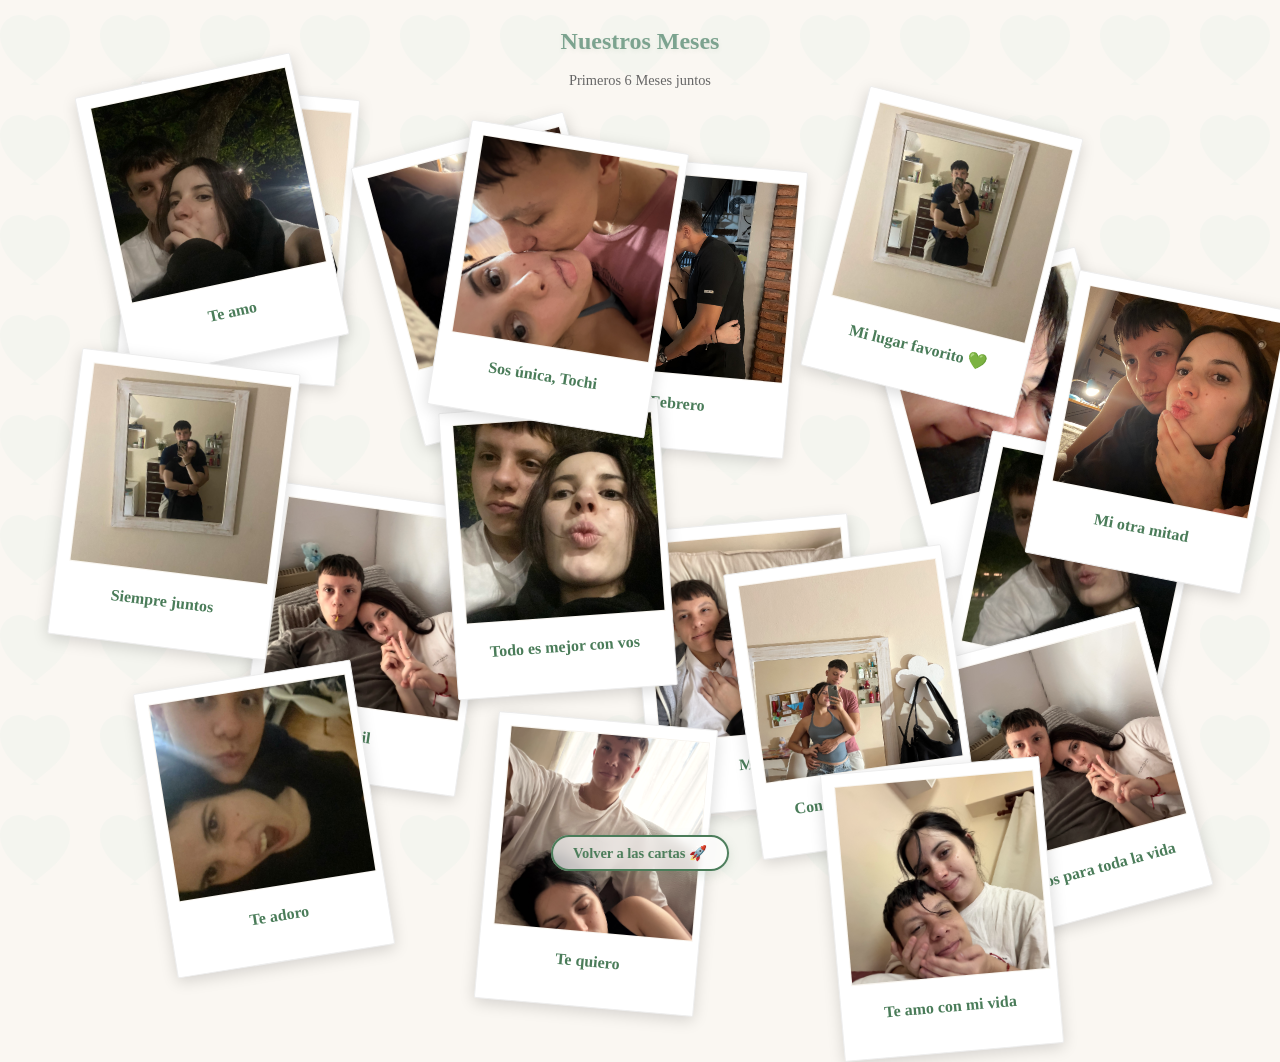
<file: 6meses.html>
<!DOCTYPE html>
<html lang="es">
<head>
    <meta charset="UTF-8">
    <meta name="viewport" content="width=device-width, initial-scale=1.0, maximum-scale=1.0, user-select=none">
    <title>Los mejores 6 meses de mi vida 💚</title>
    
    <link rel="stylesheet" href="style.css">
    
    <style>
        /* ESTILOS ESPECÍFICOS PARA EL ESCRITORIO DE POLAROIDS */
        body {
            background-color: #FAF7F2; /* Fondo marfil claro, como la página del corazón */
            overflow: hidden; /* Evita que la página se mueva al arrastrar fotos */
            height: 100vh;
            width: 100vw;
            touch-action: none; /* Vital para móviles */
        }

        #escritorio {
            position: relative;
            width: 100%;
            height: 100%;
            display: flex;
            justify-content: center;
            align-items: center;
        }

        .header-recap {
            position: absolute;
            top: 20px;
            left: 50%;
            transform: translateX(-50%);
            text-align: center;
            z-index: 1; /* Por detrás de las Polaroids al arrastrar */
            font-family: 'Poppins', sans-serif;
            color: #4a7c59; /* Verde botánico */
        }

        .header-recap h1 {
            font-size: 1.5rem;
            margin: 0;
            text-shadow: 0 2px 4px rgba(74, 124, 89, 0.1);
        }

        .header-recap p {
            font-family: 'Lora', serif;
            font-size: 0.9rem;
            margin-top: 5px;
            color: #666;
        }

        /* La Polaroid */
        .polaroid {
            position: absolute;
            background: #ffffff;
            padding: 12px 12px 30px 12px; /* Margen inferior más ancho para la leyenda */
            box-shadow: 0 4px 15px rgba(0,0,0,0.15);
            border-radius: 2px;
            cursor: grab;
            user-select: none;
            touch-action: none;
            transition: transform 0.1s ease, box-shadow 0.2s ease;
            z-index: 10;
        }

        /* Estado al arrastrar */
        .polaroid.dragging {
            cursor: grabbing;
            box-shadow: 0 10px 25px rgba(74, 124, 89, 0.3); /* Brillo verde sutil */
            transform: scale(1.05);
            z-index: 1000 !important; /* Siempre arriba del todo al moverla */
        }

        .polaroid img {
            width: 200px; /* Tamaño de la foto cuadrada */
            height: 200px;
            object-fit: cover; /* Recorta si no es cuadrada, pero mejor recortar antes */
            border: 1px solid #f0f0f0;
        }

        .polaroid p {
            margin-top: 15px;
            text-align: center;
            font-family: 'Lora', serif;
            font-size: 1rem;
            color: #4a7c59; /* Verde botánico */
            font-weight: bold;
        }

        /* BOTÓN VOLVER (Estilo delicado como el index) */
        .btn-volver-container {
            position: fixed;
            bottom: 30px;
            left: 50%;
            transform: translateX(-50%);
            z-index: 2000;
        }

        .btn-volver-polaroid {
            background: rgba(255, 255, 255, 0.7);
            color: #4a7c59;
            border: 2px solid #4a7c59;
            padding: 8px 20px;
            border-radius: 50px;
            text-decoration: none;
            font-family: 'Lora', serif;
            font-size: 0.9rem;
            font-weight: bold;
            transition: all 0.3s ease;
            box-shadow: 0 4px 12px rgba(74, 124, 89, 0.15);
            backdrop-filter: blur(5px);
        }

        .btn-volver-polaroid:hover {
            background: #4a7c59;
            color: #ffffff;
            box-shadow: 0 6px 20px rgba(74, 124, 89, 0.35);
        }

    </style>
</head>
<body>

    <div class="header-recap">
        <h1>Nuestros Meses</h1>
        <p>Primeros 6 Meses juntos </p>
    </div>

    <div id="escritorio">
       

        
        <div class="polaroid" style="top: 10%; left: 10%; transform: rotate(5deg);">
            <img src="foto14.jpg" alt="Mes 3">
            <p>Enero</p>
        </div>


        <div class="polaroid" style="top: 15%; left: 30%; transform: rotate(-15deg);">
            <img src="foto2.jpg" alt="Mes 3">
            <p>Enero</p>
        </div>

        <div class="polaroid" style="top: 18%; left: 45%; transform: rotate(5deg);">
            <img src="foto3.jpg" alt="Mes 3">
            <p>Febrero</p>
        </div>

        <div class="polaroid" style="top: 30%; left: 70%; transform: rotate(-15deg);">
            <img src="foto1.jpg" alt="Mes 4">
            <p>Marzo</p>
        </div>

        <div class="polaroid" style="top: 55%; left: 20%; transform: rotate(8deg);">
            <img src="mes4.jpg" alt="Mes 5">
            <p>Abril</p>
        </div>

        <div class="polaroid" style="top: 58%; left: 50%; transform: rotate(-5deg);">
            <img src="foto13.jpg" alt="Mes 6">
            <p>Mayo</p>
        </div>

        <div class="polaroid" style="top: 50%; left: 75%; transform: rotate(12deg);">
            <img src="foto5.jpg" alt="Mes 1">
            <p>Diciembre</p>
        </div>

        <div class="polaroid" style="top: 8%; left: 8%; transform: rotate(-12deg);">
            <img src="foto7.jpg" alt="Foto 7">
            <p>Te amo</p>
        </div>

        <div class="polaroid" style="top: 12%; left: 65%; transform: rotate(14deg);">
            <img src="foto8.jpg" alt="Foto 8">
            <p>Mi lugar favorito 💚</p>
        </div>

        <div class="polaroid" style="top: 40%; left: 5%; transform: rotate(7deg);">
            <img src="foto9.jpg" alt="Foto 9">
            <p>Siempre juntos</p>
        </div>

        <div class="polaroid" style="top: 75%; left: 12%; transform: rotate(-9deg);">
            <img src="foto10.jpg" alt="Foto 10">
            <p>Te adoro </p>
        </div>

        <div class="polaroid" style="top: 80%; left: 38%; transform: rotate(5deg);">
            <img src="foto11.jpg" alt="Foto 11">
            <p>Te quiero </p>
        </div>

        <div class="polaroid" style="top: 70%; left: 75%; transform: rotate(-15deg);">
            <img src="foto12.jpg" alt="Foto 12">
            <p>Juntos para toda la vida </p>
        </div>

        <div class="polaroid" style="top: 45%; left: 35%; transform: rotate(-4deg);">
            <img src="foto6.jpg" alt="Foto 13">
            <p>Todo es mejor con vos</p>
        </div>

        <div class="polaroid" style="top: 32%; left: 82%; transform: rotate(11deg);">
            <img src="foto18.jpg" alt="Foto 14">
            <p>Mi otra mitad </p>
        </div>

        <div class="polaroid" style="top: 62%; left: 58%; transform: rotate(-8deg);">
            <img src="foto15.jpg" alt="Foto 15">
            <p>Construyendo juntos </p>
        </div>

        <div class="polaroid" style="top: 15%; left: 35%; transform: rotate(9deg);">
            <img src="foto16.jpg" alt="Foto 16">
            <p>Sos única, Tochi </p>
        </div>

        <div class="polaroid" style="top: 85%; left: 65%; transform: rotate(-5deg);">
            <img src="foto17.jpg" alt="Foto 17">
            <p>Te amo con mi vida </p>
        </div>

    </div>

    <div class="btn-volver-container">
        <a href="index.html" class="btn-volver-polaroid">Volver a las cartas 🚀</a>
    </div>

    <script src="drag.js"></script>

</body>
</html>
</file>
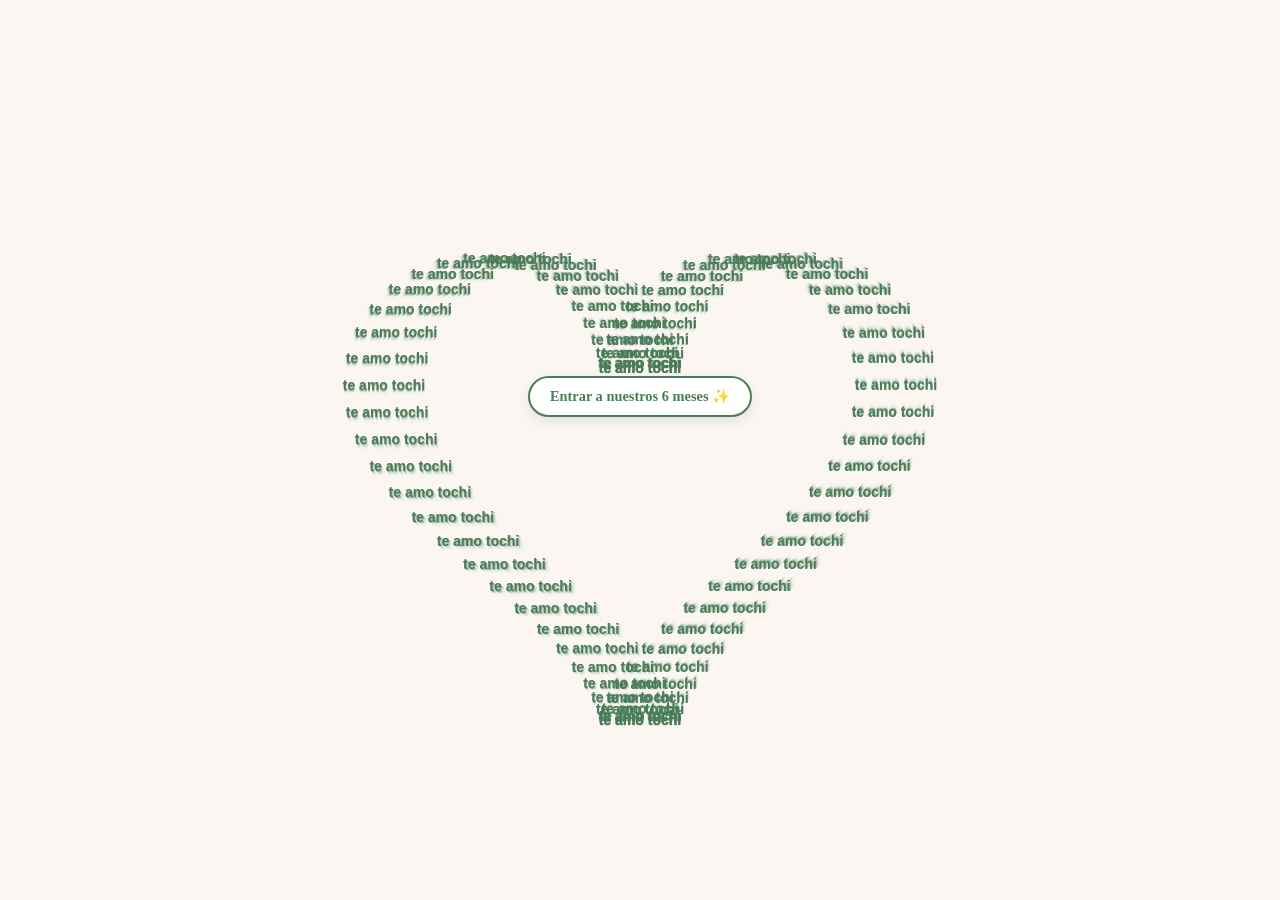
<file: corazon.html>
<!DOCTYPE html>
<html lang="es">
<head>
    <meta charset="UTF-8">
    <meta name="viewport" content="width=device-width, initial-scale=1.0, maximum-scale=1.0, user-select=none">
    <title>Para mi amor 💚</title>
    <style>
        * { margin: 0; padding: 0; box-sizing: border-box; }
        
        body { 
            background: #FAF7F2; /* Fondo Crema ultra claro (como querías) */
            overflow: hidden; 
            display: flex; 
            align-items: center; 
            justify-content: center; 
            height: 100vh; 
            width: 100vw;
            /* Previene comportamientos extraños de zoom táctil en móviles */
            touch-action: none; 
        }
        
        /* El lienzo ocupa TODA la pantalla */
        canvas { 
            display: block; 
            position: absolute; 
            top: 0; 
            left: 0; 
            width: 100%;
            height: 100%;
            z-index: 1; 
        }
        
       .btn-centro {
            position: relative;
            top: -6vh; /* Mantenemos la corrección para que quede en el centro visual */
            z-index: 10;
            background: #ffffff; 
            color: #4a7c59; 
            border: 2px solid #4a7c59;
            border-radius: 50px;
            text-decoration: none;
            font-family: 'Lora', serif;
            font-weight: bold;
            transition: all 0.3s ease;
            box-shadow: 0 4px 12px rgba(74, 124, 89, 0.15);
            text-align: center;
            display: inline-block;
            
            /* Apenas más chico: bajamos un poco los valores de padding y font-size */
            padding: clamp(6px, 1.5vh, 10px) clamp(12px, 4vw, 20px); 
            font-size: clamp(0.7rem, 3vw, 0.9rem); 
            
            max-width: 80vw; 
        }

        .btn-centro:hover {
            background: #4a7c59;
            color: #ffffff;
            box-shadow: 0 6px 20px rgba(74, 124, 89, 0.35);
            transform: scale(1.05);
        }
    </style>
</head>
<body>

    <a href="6meses.html" class="btn-centro">Entrar a nuestros 6 meses ✨</a>

    <canvas id="c"></canvas>

    <script>
        const canvas = document.getElementById("c");
        const ctx = canvas.getContext("2d");
        
        // --- VARIABLES DINÁMICAS QUE CAMBIARÁN SEGÚN LA PANTALLA ---
        let currentScale = 16; // Factor de tamaño del corazón
        let currentFontSize = 14; // Tamaño de letra del "te amo tochi"

        // Función del motor de re-escalado: Se ejecuta al cargar y al girar el celu
        function redimensionar() {
            // 1. Sincronizamos el tamaño de resolución del lienzo con el tamaño de pantalla
            canvas.width = window.innerWidth;
            canvas.height = window.innerHeight;
            
            // 2. Definimos valores base para PC (pantallas de más de 600px de ancho)
            const BASE_SCALE = 16;
            const BASE_FONT_SIZE = 14;

            // 3. LA MAGIA RESPONSIVE: Si es una pantalla angosta (celular/tablet)
            if (window.innerWidth < 600) {
                // Hacemos que la escala dependa directamente del ancho de la pantalla
                // y le ponemos límites (Math.max/min) para que nunca sea ni muy chico ni muy grande.
                currentScale = Math.max(7, Math.min(BASE_SCALE, window.innerWidth / 40)); 
                // Hacemos lo mismo con el tamaño de la fuente para que no se empaste
                currentFontSize = Math.max(10, Math.min(BASE_FONT_SIZE, window.innerWidth / 35));
            } else {
                // Si es PC, mantenemos los valores originales
                currentScale = BASE_SCALE;
                currentFontSize = BASE_FONT_SIZE;
            }
        }
        
        // Ejecutamos la función apenas arranca la página
        window.addEventListener('resize', redimensionar);
        redimensionar();

        let angle = 0;
        const NUM_STEPS = 70;
        const TEXT = "te amo tochi"; 

        // Fórmulas matemáticas del corazón
        function heartX(t) { return 16 * Math.pow(Math.sin(t), 3); }
        function heartY(t) { return 13 * Math.cos(t) - 5 * Math.cos(2*t) - 2 * Math.cos(3*t) - Math.cos(4*t); }

        function draw() {
            // Esta línea limpia la pantalla con una estela semitransparente del color de fondo (#FAF7F2)
            ctx.fillStyle = "rgba(250, 247, 242, 0.45)"; 
            ctx.fillRect(0, 0, canvas.width, canvas.height);
            
            const cx = canvas.width / 2;
            const cy = canvas.height / 2;
            
            // Usamos las variables dinámicas calculadas en redimensionar()
            ctx.font = `bold ${currentFontSize}px Arial`;
            ctx.textAlign = "center";
            ctx.textBaseline = "middle";
            ctx.fillStyle = "#4a7c59"; // Verde botánico

            for (let i = 0; i < NUM_STEPS; i++) {
                let t = (i * Math.PI * 2) / NUM_STEPS + angle;
                // Multiplicamos la fórmula por currentScale (el factor responsive)
                let x = cx + heartX(t) * currentScale; 
                let y = cy - heartY(t) * currentScale; 
                
                ctx.fillText(TEXT, x, y);
            }
            
            // Velocidad suave de rotación
            angle += 0.003; 
            requestAnimationFrame(draw);
        }

        // Iniciamos la animación
        draw();
    </script>
</body>
</html>
</file>
<file: style.css>
* {
    margin: 0;
    padding: 0;
    box-sizing: border-box;
}

/* =========================================
   NUEVA PALETA: VERDE PASTEL CON CORAZONES
========================================= */
:root {
    --color-fondo: #fcf9f5; /* Color base */
    --color-texto: #404a43;
    --color-principal: #b3d4c6; /* Verde pastel clarito */
    --color-secundario: #7ca38f; /* Verde salvia para títulos */
    --color-linea: #9ac2af;
    --cristal-fondo: rgba(255, 255, 255, 0.9);
    --sombra-suave: 0 10px 30px rgba(124, 163, 143, 0.15);
}

body {
    background-color: var(--color-fondo);
    
    /* === ACÁ ESTÁ LA MAGIA DE LOS CORAZONES === */
    /* Generamos un patrón de corazones sutiles usando un SVG de fondo directo en CSS */
    /* El color de los corazones es una variante muy suave del verde pastel (#b3d4c6) con poca opacidad (0.08) */
    background-image: url("data:image/svg+xml,%3Csvg xmlns='http://www.w3.org/2000/svg' width='100' height='100' viewBox='0 0 100 100'%3E%3Cpath d='M50 85c-20-15-40-30-40-50 0-11 9-20 20-20 5 0 10 2 15 6 5-4 10-6 15-6 11 0 20 9 20 20 0 20-20 35-40 50z' fill='%23b3d4c6' fill-opacity='0.08'/%3E%3C/svg%3E");
    background-repeat: repeat;
    background-position: center;
    background-attachment: fixed; /* Los corazones se quedan quietos al hacer scroll */
    
    font-family: 'Lora', serif;
    line-height: 1.8;
    font-size: 1.2rem;
    overflow-x: hidden;
}

h1, h2, .titulo-doc, .firma, .caption {
    font-family: 'Dancing Script', cursive;
    color: var(--color-secundario);
    font-weight: 600;
}

.hero {
    height: 100vh;
    display: flex;
    justify-content: center;
    align-items: center;
    text-align: center;
    background-image: linear-gradient(to bottom, rgba(252, 249, 245, 0.4), rgba(252, 249, 245, 1)), url('TU_FOTO_DE_FONDO.jpg');
    background-position: center;
    background-size: cover;
    background-repeat: no-repeat;
    background-attachment: fixed;
}

.hero-content {
    padding: 40px;
}

.hero-content h1 {
    font-size: 6.5rem;
    margin-bottom: 10px;
    letter-spacing: 2px;
}

.hero-content p {
    font-size: 1.6rem;
    font-style: italic;
    margin-bottom: 30px;
    color: #6e8275;
}

.contador {
    font-size: 1.4rem;
    color: var(--color-secundario);
    background: var(--cristal-fondo);
    border: 1px solid rgba(255, 255, 255, 0.5);
    padding: 15px 30px;
    border-radius: 50px;
    box-shadow: var(--sombra-suave);
    display: inline-block;
    font-weight: bold;
    cursor: pointer; /* Hace que aparezca la manito de botón */
    transition: transform 0.2s ease, box-shadow 0.2s ease;
}

.contador:hover {
    transform: scale(1.05); /* Se agranda un poquito */
    box-shadow: 0 15px 35px rgba(124, 163, 143, 0.3);
}

.contador:active {
    transform: scale(0.95); /* Hace el efecto de "hundirse" al tocarlo */
}

.cartas-lista-section {
    padding: 80px 20px;
    max-width: 1000px;
    margin: 0 auto;
    text-align: center;
}

.cartas-lista-section h2 {
    font-size: 4rem;
    margin-bottom: 15px;
}

.subtitulo-galeria {
    font-style: italic;
    color: #6e8275;
    font-size: 1.4rem;
    margin-bottom: 40px;
}

.acordeon {
    display: flex;
    flex-direction: column;
    gap: 20px;
    text-align: left;
}

.carta-item {
    background: var(--cristal-fondo);
    border: 1px solid rgba(255, 255, 255, 0.6);
    border-radius: 15px;
    box-shadow: var(--sombra-suave);
    overflow: hidden;
    transition: all 0.3s ease;
}

.carta-item:hover {
    box-shadow: 0 15px 30px rgba(124, 163, 143, 0.25);
}

.carta-cabecera {
    width: 100%;
    padding: 30px 40px;
    background: transparent;
    border: none;
    font-family: 'Lora', serif;
    font-size: 1.5rem;
    color: var(--color-secundario);
    font-weight: bold;
    cursor: pointer;
    display: flex;
    justify-content: space-between;
    align-items: center;
    transition: background 0.3s ease;
}

.carta-cabecera:hover {
    background: rgba(124, 163, 143, 0.08);
}

.fecha-btn {
    pointer-events: none;
}

.icono-expandir {
    font-size: 2.2rem;
    font-weight: normal;
    color: var(--color-linea);
    transition: transform 0.4s ease;
    pointer-events: none;
}

.carta-contenido {
    max-height: 0;
    overflow: hidden;
    transition: max-height 0.6s ease-out;
}

.texto-interno {
    padding: 0 40px 50px 40px;
    font-size: 1.3rem; 
    border-top: 2px dashed rgba(124, 163, 143, 0.3);
    margin-top: 10px;
    padding-top: 30px;
}

.texto-interno p {
    margin-bottom: 25px;
    text-align: justify;
}

.titulo-doc {
    font-size: 3rem;
    margin-bottom: 25px;
    text-align: center;
}

.firma {
    font-size: 3rem;
    text-align: right;
    margin-top: 50px;
    margin-bottom: 0;
}

.carta-item.activa .carta-contenido {
    max-height: 5000px; 
    transition: max-height 1s ease-in;
}

.carta-item.activa .icono-expandir {
    transform: rotate(45deg);
    color: var(--color-secundario);
}

.galeria-section {
    padding: 80px 20px;
    max-width: 1200px;
    margin: 0 auto;
    text-align: center;
}

.galeria-section h2 {
    font-size: 4.5rem;
    margin-bottom: 10px;
}

.polaroid-container {
    display: flex;
    flex-wrap: wrap;
    justify-content: center;
    gap: 50px;
}

.polaroid {
    background: #fff;
    padding: 20px 20px 30px 20px;
    border-radius: 4px;
    box-shadow: 0 10px 25px rgba(0,0,0,0.15);
    width: 320px;
    transition: all 0.4s ease;
    cursor: pointer;
    border: 1px solid #eee;
}

.polaroid img {
    width: 100%;
    height: 320px;
    object-fit: cover;
    display: block;
    filter: sepia(10%); 
}

.caption {
    font-size: 2rem;
    margin-top: 20px;
}

.polaroid:nth-child(odd) { transform: rotate(-3deg); }
.polaroid:nth-child(even) { transform: rotate(4deg); }
.polaroid:nth-child(3n) { transform: rotate(-2deg); }

.polaroid:hover {
    transform: scale(1.05) rotate(0deg);
    box-shadow: 0 20px 40px rgba(124, 163, 143, 0.25);
    z-index: 10;
}

footer {
    text-align: center;
    padding: 60px 20px;
    font-style: italic;
    font-size: 1.2rem;
    color: #829689;
}


/* =========================================
   EFECTO DE MARIPOSAS VOLANDO
========================================= */
.mariposa {
    position: fixed;
    bottom: -50px; /* Nacen justo por debajo del borde de la pantalla */
    z-index: 9999; /* Para que pasen por encima de todo */
    pointer-events: none; /* CLAVE: Para que no interfieran si ella quiere tocar un botón y la mariposa pasa por encima */
    animation: volar linear infinite;
    filter: drop-shadow(0 4px 6px rgba(0,0,0,0.1)); /* Una sombrita suave */
}

/* La animación que las hace subir y moverse un poquito de lado */
@keyframes volar {
    0% {
        transform: translateY(0) translateX(0) rotate(-15deg);
        opacity: 0;
    }
    10% {
        opacity: 0.8; /* Aparecen suavemente */
    }
    90% {
        opacity: 0.8;
    }
    100% {
        /* Suben más de la altura de la pantalla y se mueven hacia la derecha */
        transform: translateY(-110vh) translateX(150px) rotate(15deg);
        opacity: 0; /* Desaparecen suavemente arriba */
    }
}

/* =========================================
   ADAPTACIÓN PARA CELULARES (RESPONSIVE)
========================================= */
@media (max-width: 768px) {
    /* Achicamos el título principal y el subtítulo */
    .hero-content h1 { 
        font-size: 3.5rem; 
    }
    .hero-content p { 
        font-size: 1.2rem; 
    }
    .contador { 
        font-size: 1rem; 
        padding: 10px 20px; 
    }
    
    /* Achicamos los títulos de las secciones */
    .cartas-lista-section h2, .galeria-section h2 { 
        font-size: 2.5rem; 
    }
    .subtitulo-galeria { 
        font-size: 1.1rem; 
    }
    
    /* Ajustamos los botones del acordeón */
    .carta-cabecera { 
        padding: 20px 15px; 
        font-size: 1.1rem; 
    }
    .icono-expandir { 
        font-size: 1.8rem; 
    }
    
    /* === EL ARREGLO DEL TEXTO === */
    .texto-interno { 
        padding: 0 20px 30px 20px; 
        font-size: 1.1rem; /* Achicamos un poco la letra */
    }
    .texto-interno p {
        text-align: left; /* Esto evita que las letras se separen raro */
        margin-bottom: 15px;
    }
    
    .titulo-doc { 
        font-size: 2rem; 
    }
    .firma { 
        font-size: 2.2rem; 
    }
    
    /* Ajuste de las Polaroids para que no se desborden de la pantalla */
    .polaroid { 
        width: 100%; 
        max-width: 300px; 
        padding: 15px 15px 25px 15px; 
    }
    .polaroid img { 
        height: 300px; 
    }
}

/* =========================================
   BOTÓN DE MIMOS DE EMERGENCIA Y VENTANA
========================================= */
.btn-mimos {
    position: fixed;
    bottom: 30px;
    right: 30px;
    background: linear-gradient(135deg, var(--color-secundario), var(--color-principal));
    color: white;
    border: none;
    padding: 8px 14px;
    border-radius: 50px;
    font-family: 'Lora', serif;
    font-size: 0.85rem;
    font-weight: bold;
    box-shadow: 0 10px 25px rgba(124, 163, 143, 0.5);
    cursor: pointer;
    z-index: 1000; /* Siempre por encima de la página */
    transition: transform 0.3s ease;
    animation: latido 2s infinite; /* Hace que el botón palpite */
}

.btn-mimos:hover {
    transform: scale(1.1);
    animation: none; 
}

@keyframes latido {
    0% { transform: scale(1); }
    10% { transform: scale(1.08); }
    20% { transform: scale(1); }
    30% { transform: scale(1.08); }
    40% { transform: scale(1); }
    100% { transform: scale(1); }
}

/* El fondo borroso de la ventanita */
.modal-mimos {
    position: fixed;
    top: 0;
    left: 0;
    width: 100vw;
    height: 100vh;
    background: rgba(252, 249, 245, 0.7);
    backdrop-filter: blur(8px);
    -webkit-backdrop-filter: blur(8px);
    display: flex;
    justify-content: center;
    align-items: center;
    z-index: 2000;
    opacity: 1;
    transition: opacity 0.4s ease;
}

/* Clase para esconderla */
.modal-mimos.oculta {
    opacity: 0;
    pointer-events: none;
}

/* La cajita de cristal donde va el texto */
.modal-contenido {
    background: var(--cristal-fondo);
    border: 1px solid rgba(255, 255, 255, 0.6);
    padding: 50px;
    border-radius: 20px;
    box-shadow: var(--sombra-suave);
    max-width: 500px;
    width: 90%;
    text-align: center;
    position: relative;
    transform: translateY(0);
    transition: transform 0.4s cubic-bezier(0.175, 0.885, 0.32, 1.275);
}

.modal-mimos.oculta .modal-contenido {
    transform: translateY(50px); /* Efecto de que cae al desaparecer */
}

/* La X para cerrar */
.cerrar-modal {
    position: absolute;
    top: 15px;
    right: 25px;
    font-size: 2.5rem;
    color: var(--color-secundario);
    cursor: pointer;
    transition: transform 0.3s;
}

.cerrar-modal:hover {
    transform: scale(1.2) rotate(90deg);
}

.modal-titulo {
    font-size: 2.5rem;
    margin-bottom: 20px;
}

.texto-mimo {
    font-size: 1.4rem;
    color: var(--color-texto);
    margin-bottom: 30px;
    line-height: 1.6;
}

.firma-modal {
    font-family: 'Dancing Script', cursive;
    font-size: 2.2rem;
    color: var(--color-secundario);
    margin-bottom: 0;
}

/* SOLO para celulares (se achica y se pega un poco más al borde) */
@media (max-width: 768px) {
    .btn-mimos {
        bottom: 15px;
        right: 15px;
        padding: 8px 14px; /* Bien chiquito para que no estorbe */
        font-size: 0.85rem; /* Letra más chica */
    }
}

/* =========================================
   MODO NOCHE DE CUCHARITA 🌙
========================================= */
body.modo-noche {
    /* Cambiamos la paleta a tonos noche */
    --color-fondo: #0d1321;
    --color-texto: #e0e6ed;
    --color-principal: #1d2d44;
    --color-secundario: #8aa4c8;
    --color-linea: #3e5c76;
    --cristal-fondo: rgba(13, 19, 33, 0.85);
    --sombra-suave: 0 10px 30px rgba(0, 0, 0, 0.6);
    
    /* Fondo estrellado azul profundo */
    background-image: radial-gradient(circle at top, #1d2d44 0%, #0d1321 100%);
    color: var(--color-texto);
    transition: background 1s ease, color 0.5s ease;
}

/* Oscurecemos las Polaroids para que no encandilen */
body.modo-noche .polaroid-front, 
body.modo-noche .polaroid-back {
    background: #172436;
    color: #e0e6ed;
    border-color: #2a3d54;
}

body.modo-noche .nota-secreta {
    color: #b0c4de;
}

/* Le damos un brillo a las mariposas para que destaquen en la oscuridad */
body.modo-noche .mariposa {
    filter: drop-shadow(0 0 5px rgba(255, 255, 255, 0.8)) brightness(1.5);
}

/* =========================================
   PARCHE: FORZAR COLORES EN MODO NOCHE
========================================= */
body.modo-noche h1, 
body.modo-noche h2, 
body.modo-noche h3, 
body.modo-noche p, 
body.modo-noche .carta-cabecera {
    color: var(--color-texto) !important;
}

/* Elementos que van con el azul clarito / celeste */
body.modo-noche .firma,
body.modo-noche .contador,
body.modo-noche .firma-modal,
body.modo-noche .fecha-btn,
body.modo-noche .efecto-consola::after {
    color: var(--color-secundario) !important;
}

body.modo-noche .contador {
    border-color: rgba(138, 164, 200, 0.4); /* Borde azulado para el contador */
}

/* EFECTO TYPING UNIVERSAL */
.efecto-consola::after {
    content: '|';
    animation: parpadeo-cursor 0.8s infinite;
    color: var(--color-secundario);
    font-weight: bold;
}

@keyframes parpadeo-cursor {
    0%, 100% { opacity: 1; }
    50% { opacity: 0; }
}

/* EL BOTÓN DE DESEOS (Solo visible en modo noche) */
.btn-deseo {
    display: none; /* Oculto por defecto */
    position: fixed;
    bottom: 100px; /* Lo ponemos arriba del footer y del botón de mimos */
    left: 50%;
    transform: translateX(-50%);
    background: rgba(255, 255, 255, 0.05);
    color: #b0c4de;
    border: 1px solid rgba(176, 196, 222, 0.4);
    padding: 12px 24px;
    border-radius: 30px;
    font-family: 'Dancing Script', cursive;
    font-size: 1.5rem;
    cursor: pointer;
    backdrop-filter: blur(5px);
    z-index: 2000;
    transition: all 0.3s ease;
}

body.modo-noche .btn-deseo {
    display: block; /* Solo aparece cuando se hace de noche */
    animation: aparecerSuave 2s ease;
}

.btn-deseo:hover {
    background: rgba(255, 255, 255, 0.15);
    box-shadow: 0 0 15px rgba(176, 196, 222, 0.5);
    transform: translateX(-50%) scale(1.05);
}

@keyframes aparecerSuave {
    from { opacity: 0; }
    to { opacity: 0.8; }
}

/* La estrella fugaz */
.estrella-fugaz {
    position: fixed;
    width: 4px;
    height: 4px;
    background: #fff;
    border-radius: 50%;
    box-shadow: 0 0 20px 4px #fff, 0 0 100px 8px #fff;
    z-index: 3000;
    pointer-events: none; /* Para que no se pueda tocar */
}

/* La estela de la estrella */
.estrella-fugaz::after {
    content: '';
    position: absolute;
    top: 50%;
    transform: translateY(-50%);
    width: 150px;
    height: 2px;
    background: linear-gradient(to left, rgba(255,255,255,0.8), transparent);
}

/* Animación del vuelo diagonal */
.animar-estrella {
    animation: vueloEstrella 2.5s linear forwards;
}

@keyframes vueloEstrella {
    0% {
        transform: translate(0, 0) rotate(-35deg);
        opacity: 1;
    }
    100% {
        transform: translate(-100vw, 100vh) rotate(-35deg);
        opacity: 0;
    }
}

.corazon-nuevo {
    display: inline-block;
    margin-left: 8px;
    animation: latidoNuevo 1.5s ease-in-out infinite;
    filter: drop-shadow(0 0 5px rgba(124, 163, 143, 0.6));
}

@keyframes latidoNuevo {
    0% { transform: scale(1); }
    50% { transform: scale(1.3); }
    100% { transform: scale(1); }
}

/* En modo noche, le damos un brillo un poco más azulado/celeste */
body.modo-noche .corazon-nuevo {
    filter: drop-shadow(0 0 8px rgba(138, 164, 200, 0.8));
}

/* =========================================
   BOTÓN HACIA OTRA PÁGINA (6 MESES)
========================================= */
.contenedor-enlace {
    text-align: center;
    margin-top: 15px; /* Lo separa un poquito del contador */
    margin-bottom: 30px;
}

.btn-enlace-especial {
    display: inline-block;
    background: rgba(255, 255, 255, 0.5);
    color: var(--color-principal);
    border: 2px solid var(--color-secundario);
    padding: 10px 25px;
    border-radius: 50px;
    text-decoration: none; /* Le saca el subrayado feo de los links */
    font-family: 'Lora', serif;
    font-weight: bold;
    transition: all 0.3s ease;
    box-shadow: var(--sombra-suave);
}

/* Efecto al pasar el mouse por encima */
.btn-enlace-especial:hover {
    background: var(--color-secundario);
    color: white;
    transform: translateY(-3px); /* Se levanta un poquito */
}

/* Adaptación para el Modo Noche de Cucharita */
body.modo-noche .btn-enlace-especial {
    background: rgba(13, 19, 33, 0.6);
    border-color: var(--color-secundario);
    color: var(--color-secundario) !important;
}

body.modo-noche .btn-enlace-especial:hover {
    background: var(--color-secundario);
    color: #0d1321 !important;
}

/* =========================================
           1. POLAROIDS NORMALES (Simples)
        ========================================= */
        .polaroid {
            position: absolute;
            background: #ffffff;
            width: 220px; /* Definimos el ancho en el marco, no en la foto */
            padding: 12px 12px 30px 12px;
            box-shadow: 0 4px 15px rgba(0,0,0,0.15);
            border-radius: 2px;
            cursor: grab;
            user-select: none;
            touch-action: none;
            transition: transform 0.1s ease, box-shadow 0.2s ease;
            z-index: 10;
        }

        .polaroid img {
            width: 100%; /* La foto ocupa exactamente el espacio interno del marco */
            aspect-ratio: 1 / 1; /* Fuerza a que sea un cuadrado perfecto SIEMPRE */
            object-fit: cover; /* Recorta los bordes sobrantes sin estirar ni deformar a Tochi ni a vos */
            border: 1px solid #f0f0f0;
            display: block; /* Evita márgenes fantasma debajo de la imagen */
        }

        .polaroid p {
            margin-top: 15px;
            text-align: center;
            font-family: 'Lora', serif;
            font-size: 1rem;
            color: #4a7c59;
            font-weight: bold;
        }

        /* Estado al arrastrar */
        .polaroid.dragging {
            cursor: grabbing;
            box-shadow: 0 10px 25px rgba(74, 124, 89, 0.3);
            transform: scale(1.05);
            z-index: 1000 !important;
        }

        /* =========================================
           2. POLAROID DOBLE (Dos fotos a medida)
        ========================================= */
        .polaroid.polaroid-doble {
            width: 280px; /* Un marco más ancho para que entren bien las dos */
            padding: 15px;
            display: flex;
            flex-direction: column;
            justify-content: space-between;
        }

        .fotos-container {
            width: 100%;
            aspect-ratio: 1 / 1; /* El contenedor de las dos fotos es un cuadrado perfecto */
            position: relative;
        }

        /* Regla general para ambas fotos de la doble */
        .polaroid-doble .foto-top-left,
        .polaroid-doble .foto-bottom-right {
            position: absolute;
            width: 62%; /* Ocupan un poco más de la mitad para solaparse con estilo */
            aspect-ratio: 1 / 1; /* Cuadrados perfectos */
            object-fit: cover; /* Recorte automático a medida */
            border: 1px solid #f0f0f0;
        }

        .polaroid-doble .foto-top-left {
            top: 0;
            left: 0;
            z-index: 1;
        }

        .polaroid-doble .foto-bottom-right {
            bottom: 0;
            right: 0;
            z-index: 2;
            box-shadow: -2px -2px 10px rgba(0,0,0,0.1); /* Sombrita para despegarla de la otra foto */
        }

        .polaroid-doble p {
            margin-top: 15px;
            margin-bottom: 0;
            font-size: 1.1rem;
        }
</file>
